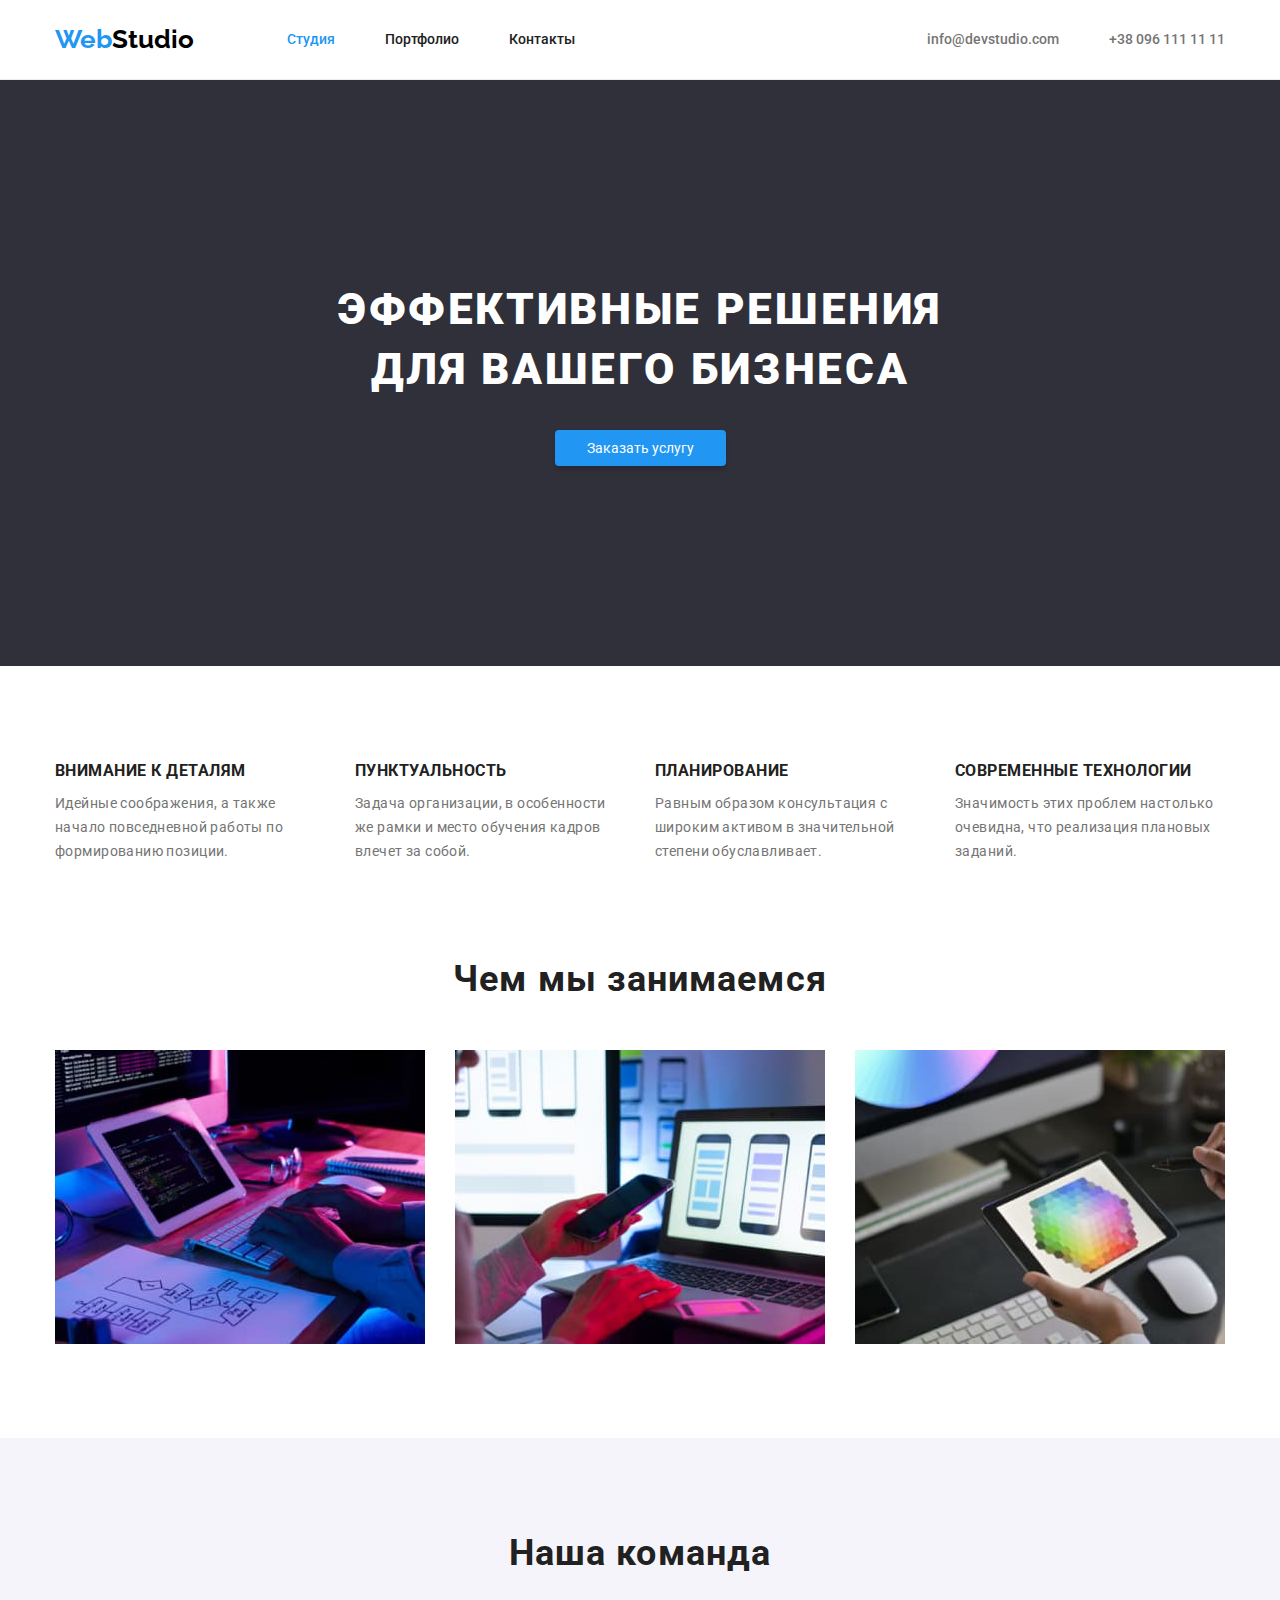
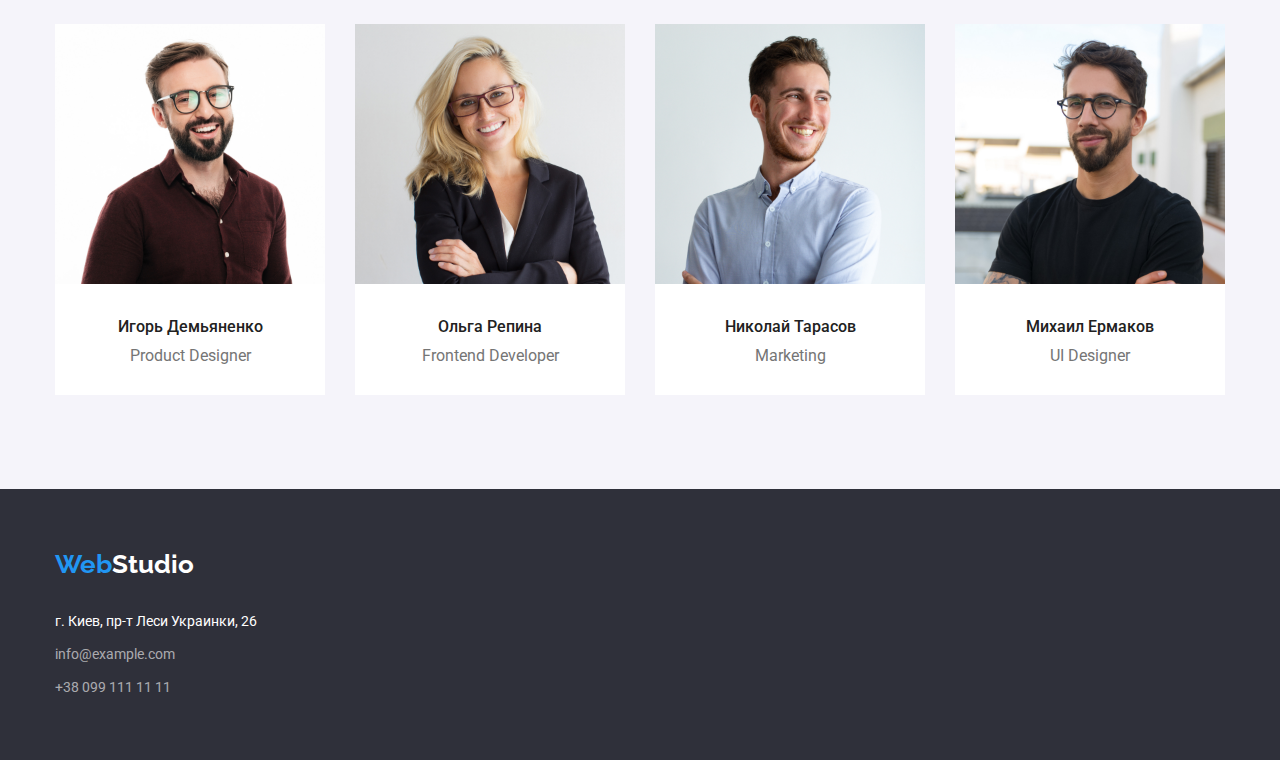
<file: index.html>
<!DOCTYPE html>
<html lang="en">
  <head>
    <meta charset="UTF-8" />
    <meta http-equiv="X-UA-Compatible" content="IE=edge" />
    <meta name="viewport" content="width, initial-scale=1.0" />
    <title>Document</title>
    <link rel="preconnect" href="https://fonts.googleapis.com">
    <link rel="preconnect" href="https://fonts.gstatic.com" crossorigin>
    <link href="https://fonts.googleapis.com/css2?family=Raleway:wght@700&family=Roboto:wght@400;500;700;900&display=swap" rel="stylesheet">
    <link rel="stylesheet" href="https://cdn.jsdelivr.net/npm/modern-normalize@1.1.0/modern-normalize.css">
    <link rel="stylesheet" href="./css/styles.css" />
  </head>
  <body>
    <!-- шапка сайта  -->
    <header class="header">
      <div class="container header-container">
        <nav class="header-navigation">
          <a href="./index.html" class="header-navigation-logo">
            Web<span class="header-navigation-logo-end">Studio</span>
          </a>

          <ul class="site-nav">
            <li class="site-nav-item"><a href="index.html" class="site-nav-link active">Студия</a></li>
            <li class="site-nav-item"><a href="portfolio.html" class="site-nav-link">Портфолио</a></li>
            <li class="site-nav-item"><a href="" class="site-nav-link">Контакты</a></li>
          </ul>
        </nav>
        <ul class="site-contacts">
          <li class="site-contacts-item">
            <a class="site-contacts-link" href="mailto:info@devstudio.com"
              >info@devstudio.com</a
            >
          </li>
          <li class="site-contacts-item">
            <a class="site-contacts-link" href="tel:+380961111111"
              >+38 096 111 11 11
            </a>
          </li>
        </ul>
      </div>
    </header>
    <main>
      <!-- Герой -->
      <section class="hero">
        <div class="container">
          <h1 class="hero-title">Эффективные решения<br/> для вашего бизнеса</h1>
          <button type="button" class="hero-button">Заказать услугу</button>
        </div>
        <!-- Преимущества -->
      </section>
      <section class="section">
        <div class="container">
          <h2 class="visually-hidden">Преимущества</h2>
          <ul class="properties">
            <li class="properties-item">
              <h3 class="properties-title">ВНИМАНИЕ К ДЕТАЛЯМ</h3>
              <p class="properties-text">
                Идейные соображения, а также начало повседневной работы по
                формированию позиции.
              </p>
            </li>
            <li class="properties-item">
              <h3 class="properties-title">ПУНКТУАЛЬНОСТЬ</h3>
              <p class="properties-text">
                Задача организации, в особенности же рамки и место обучения кадров
                влечет за собой.
              </p>
            </li>
            <li class="properties-item">
              <h3 class="properties-title">ПЛАНИРОВАНИЕ</h3>
              <p class="properties-text">
                Равным образом консультация с широким активом в значительной
                степени обуславливает.
              </p>
            </li>
            <li class="properties-item">
              <h3 class="properties-title">СОВРЕМЕННЫЕ ТЕХНОЛОГИИ</h3>
              <p class="properties-text">
                Значимость этих проблем настолько очевидна, что реализация
                плановых заданий.
              </p>
            </li>
          </ul>
        </div>
      </section>
      <section class="about-us section">
        <div class="container">
          <h2 class="about-us-title">Чем мы занимаемся</h2>
          <ul class="works">
            <li class="works-item"><img class="works-image" src="./images/img1.jpg" alt="розробка" width="370" /></li>
            <li class="works-item"><img class="works-image" src="./images/img2.jpg" alt="проектування" width="370" /></li>
            <li class="works-item"><img class="works-image" src="./images/img3.jpg" alt="дизайн" width="370" /></li>
          </ul>
        </div>
      </section>
      <!-- наша команда -->
      <section class="team section">
        <div class="container">
          <h2 class="team-title">Наша команда</h2>
          <ul class="our-team">
            <li class="our-team-item">
              <img src="./images/img4.jpg" alt="Игорь" width="270" />
              <div class="our-team-description">
                <h3 class="our-team-title">Игорь Демьяненко</h3>
                <p lang="en" class="our-team-text">Product Designer</p>
              </div>
            </li>
            <li class="our-team-item">
              <img src="./images/img5.jpg" alt="Ольга" width="270" />
              <div class="our-team-description">
                <h3 class="our-team-title">Ольга Репина</h3>
                <p lang="en" class="our-team-text">Frontend Developer</p>
              </div>
            </li>
            <li class="our-team-item">
              <img src="./images/img6.jpg" alt="Николай" width="270" />
              <div class="our-team-description">
                <h3 class="our-team-title">Николай Тарасов</h3>
                <p lang="en" class="our-team-text">Marketing</p>
              </div>
            </li>
            <li class="our-team-item">
              <img src="./images/img7.jpg" alt="Михаил" width="270" />
              <div class="our-team-description">
                <h3 class="our-team-title">Михаил Ермаков</h3>
                <p lang="en" class="our-team-text">UI Designer</p>
              </div>
            </li>
          </ul>
        </div>
      </section>
    </main>
    <!-- Футер -->
    <footer class="footer">
      <div class="container">
        <a href="./index.html" class="footer-navigation-logo">
          Web<span class="footer-navigation-logo-end">Studio</span>
        </a>
        <address class="footer-address">
          <ul>
            <li class="footer-address-item">
              <a class="footer-address-city" href="">г. Киев, пр-т Леси Украинки, 26</a>
            </li>
            <li class="footer-address-item">
              <a href="mailto:info@example.com" class="footer-address-mail">info@example.com</a>
            </li>
            <li class="footer-address-item">
              <a href="tel:+380991111111" class="footer-address-tel"> +38 099 111 11 11</a>
            </li>
          </ul>
        </address>
      </div>
    </footer>
  </body>
</html>
</file>
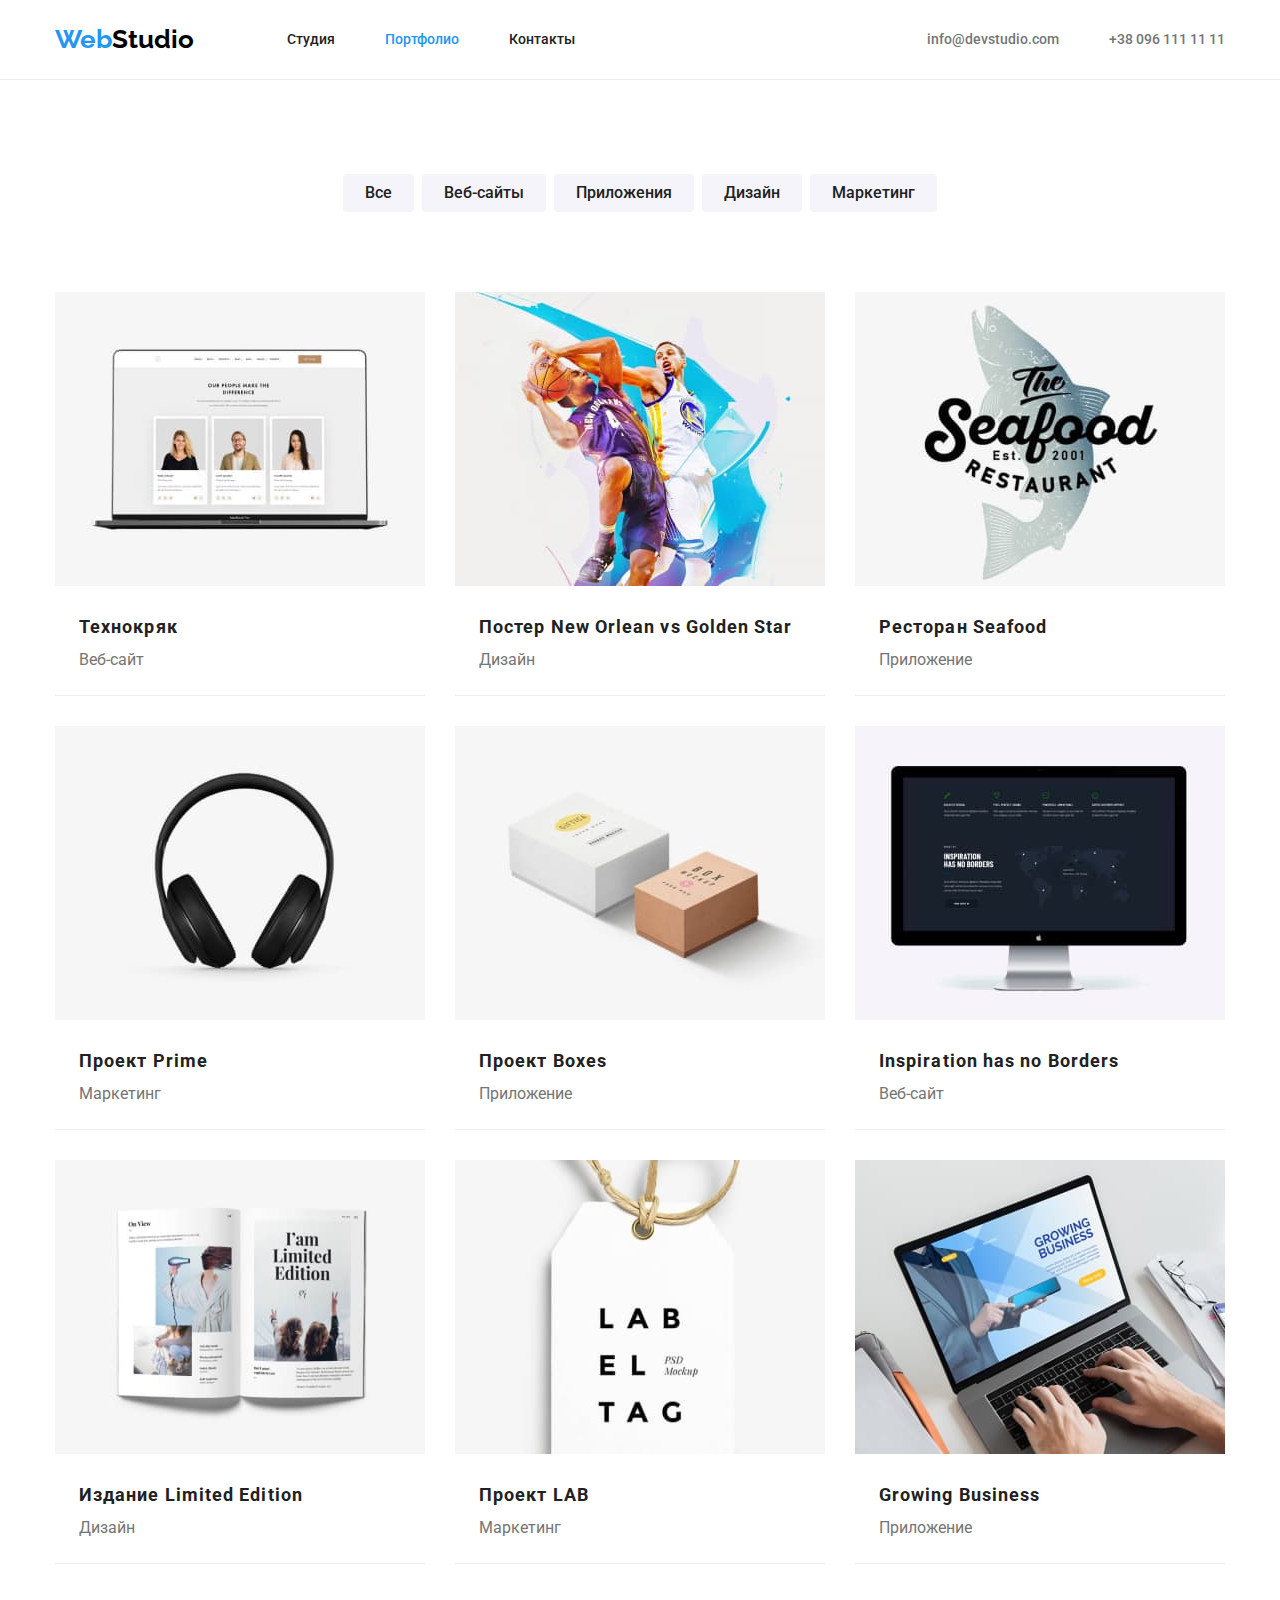
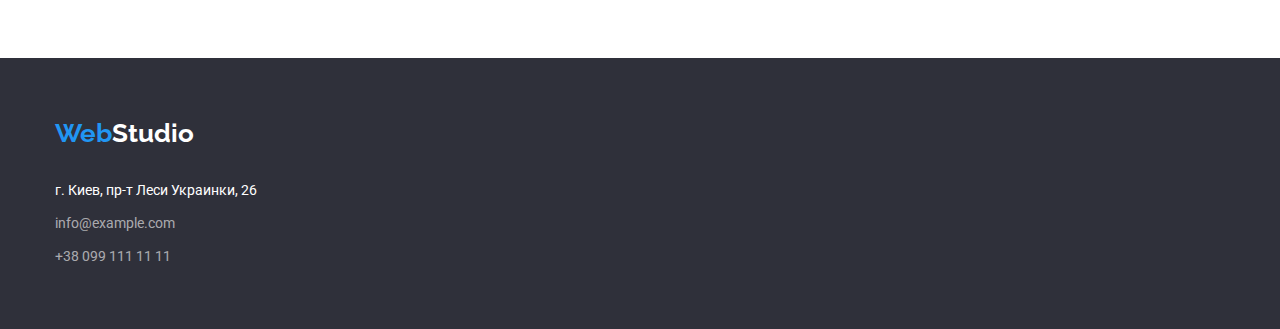
<file: portfolio.html>
<!DOCTYPE html>
<html lang="en">
  <head>
    <meta charset="UTF-8" />
    <meta http-equiv="X-UA-Compatible" content="IE=edge" />
    <meta name="viewport" content="width=device-width, initial-scale=1.0" />
    <title>Document</title>
    <link rel="preconnect" href="https://fonts.googleapis.com">
    <link rel="preconnect" href="https://fonts.gstatic.com" crossorigin>
    <link href="https://fonts.googleapis.com/css2?family=Raleway:wght@700&family=Roboto:wght@400;500;700;900&display=swap" rel="stylesheet">
    <link rel="stylesheet" href="https://cdn.jsdelivr.net/npm/modern-normalize@1.1.0/modern-normalize.css">
    <link rel="stylesheet" href="./css/styles.css" />
  </head>
  <body class="page">
    <!-- шапка сайта  -->
    <header class="header">
      <div class="container header-container">
        <nav class="header-navigation">
          <a href="./index.html" class="header-navigation-logo">
            Web<span class="header-navigation-logo-end">Studio</span>
          </a>

          <ul class="site-nav">
            <li class="site-nav-item"><a href="index.html" class="site-nav-link">Студия</a></li>
            <li class="site-nav-item"><a href="portfolio.html" class="site-nav-link active">Портфолио</a></li>
            <li class="site-nav-item"><a href="" class="site-nav-link">Контакты</a></li>
          </ul>
        </nav>
        <ul class="site-contacts">
          <li class="site-contacts-item">
            <a class="site-contacts-link" href="mailto:info@devstudio.com"
              >info@devstudio.com</a
            >
          </li>
          <li class="site-contacts-item">
            <a class="site-contacts-link" href="tel:+380961111111"
              >+38 096 111 11 11
            </a>
          </li>
        </ul>
      </div>
    </header>

    <main>
      <section class="section">
        <div class="container">
          <h1 class="visually-hidden">Портфолио</h1>
          <ul class="our-works">
            <li class="our-works-item">
              <button type="button" class="our-works-button">
                Все
              </button>
            </li>
            <li class="our-works-item">
              <button type="button" class="our-works-button">
                Веб-сайты
              </button>
            </li>
            <li class="our-works-item">
              <button type="button" class="our-works-button">
                Приложения
              </button>
            </li>
            <li class="our-works-item">
              <button type="button" class="our-works-button">
                Дизайн
              </button>
            </li>
            <li class="our-works-item">
              <button type="button" class="our-works-button">
                Маркетинг
              </button>
            </li>
          </ul>
          <ul class="portfolio">
            <li class="portfolio-item">
              <a class="portfolio-link" href="">
                <img
                  src="./images/images-portfolio/img1.jpg"
                  alt="технокряк"
                  width="370"
                />
                <div class="portfolio-item-description">
                  <h3 class="portfolio-title">Технокряк</h3>
                  <p class="portfolio-description">Веб-сайт</p>
                </div>
              </a>
            </li>
            <li class="portfolio-item">
              <a class="portfolio-link" href="">
                <img
                  src="./images/images-portfolio/img2.jpg"
                  alt="Постер New Orlean vs Golden Star"
                  width="370"
                />
                <div class="portfolio-item-description">
                  <h3 class="portfolio-title">Постер New Orlean vs Golden Star</h3>
                  <p class="portfolio-description">Дизайн</p>
                </div>
              </a>
            </li>
            <li class="portfolio-item">
              <a class="portfolio-link" href="">
                <img
                  src="./images/images-portfolio/img3.jpg"
                  alt="Ресторан Seafood"
                  width="370"
                />
                <div class="portfolio-item-description">
                  <h3 class="portfolio-title">Ресторан Seafood</h3>
                  <p class="portfolio-description">Приложение</p>
                </div>
              </a>
            </li>
            <li class="portfolio-item">
              <a class="portfolio-link" href="">
                <img
                  src="./images/images-portfolio/img4.jpg"
                  alt="наушники"
                  width="370"
                />
                <div class="portfolio-item-description">
                  <h3 class="portfolio-title">Проект Prime</h3>
                  <p class="portfolio-description">Маркетинг</p>
                </div>
              </a>
            </li>
            <li class="portfolio-item">
              <a class="portfolio-link" href="">
                <img
                  src="./images/images-portfolio/img5.jpg"
                  alt="коробочки"
                  width="370"
                />
                <div class="portfolio-item-description">
                  <h3 class="portfolio-title">Проект Boxes</h3>
                  <p class="portfolio-description">Приложение</p>
                </div>
              </a>
            </li>
            <li class="portfolio-item">
              <a class="portfolio-link" href="">
                <img
                  src="./images/images-portfolio/img6.jpg"
                  alt="монитор"
                  width="370"
                />
                <div class="portfolio-item-description">
                  <h3 class="portfolio-title" lang="en">Inspiration has no Borders</h3>
                  <p class="portfolio-description">Веб-сайт</p>
                </div>
              </a>
            </li>
            <li class="portfolio-item">
              <a class="portfolio-link" href="">
                <img
                  src="./images/images-portfolio/img7.jpg"
                  alt="журнал"
                  width="370"
                />
                <div class="portfolio-item-description">
                  <h3 class="portfolio-title">Издание Limited Edition</h3>
                  <p class="portfolio-description">Дизайн</p>
                </div>
              </a>
            </li>
            <li class="portfolio-item">
              <a class="portfolio-link" href="">
                <img
                  src="./images/images-portfolio/img8.jpg"
                  alt="проект LAB"
                  width="370"
                />
                <div class="portfolio-item-description">
                  <h3 class="portfolio-title">Проект LAB</h3>
                  <p class="portfolio-description">Маркетинг</p>
                </div>
              </a>
            </li>
            <li class="portfolio-item">
              <a class="portfolio-link" href="">
                <img
                  src="./images/images-portfolio/img9.jpg"
                  alt="ноутбук"
                  width="370"
                />
                <div class="portfolio-item-description">
                  <h3 class="portfolio-title" lang="en">Growing Business</h3>
                  <p class="portfolio-description">Приложение</p>
                </div>
              </a>
            </li>
          </ul>
        </div>
      </section>
    </main>
    <!-- Футер -->
    <footer class="footer">
      <div class="container">
        <a href="./index.html" class="footer-navigation-logo">
          Web<span class="footer-navigation-logo-end">Studio</span>
        </a>
        <address>
          <ul class="footer-address list">
            <li class="footer-address-item">
              <a class="footer-address-city" href="">г. Киев, пр-т Леси Украинки, 26</a>
            </li>
            <li class="footer-address-item">
              <a href="mailto:info@example.com" class="footer-address-mail">info@example.com</a>
            </li>
            <li class="footer-address-item">
              <a href="tel:+380991111111" class="footer-address-tel"> +38 099 111 11 11</a>
            </li>
          </ul>
        </address>
      </div>
    </footer>
  </body>
</html>
</file>
<file: css/styles.css>
:root {
  --title-text-color: #212121;
  --primary-white-color: #ffffff;
  --accent-color: #2196f3;
  --black: #000000;
  --tuna-color: #2f303a;
  --whisper-color: #f5f4fa;
  --boulder-color: #757575;
  --gallery-color: #eeeeee;
  --white-opacity-color: rgba(255, 255, 255, 0.6);
  --cornflower: #ececec;
  --card-set-gap: 30px;
}
html {
  box-sizing: border-box;
}
*,
*::before,
*::after {
  box-sizing: inherit;
}
body {
  font-family: "Roboto", sans-serif;
  font-size: 14px;
  color: var(--title-text-color);
}

h1, h2, h3, p {
  margin: 0;
}
ul {
  margin: 0;
  padding: 0;
  list-style: none;
}

.section {
  padding-top: 94px;
  padding-bottom: 94px;
}

.container {
  width: 1200px;
  padding: 0 15px;
  margin: 0 auto;
}

.visually-hidden {
  position: absolute;
  opacity: 0;
  pointer-events: none;
}

.header {
  padding: 24px 0;
  border-bottom: 1px solid var(--cornflower);
}
.header-container {
  display: flex;
}
.header-navigation {
  display: flex;
}
.site-nav {
  margin-left: 93px;
}
.site-contacts {
  margin-left: auto;
}
.site-contacts-item:not(:last-child) {
  margin-right: 50px;
}
.site-nav, .site-contacts {
  display: inline-flex;
  align-items: center;
}

.site-nav-item:not(:last-child) {
  margin-right: 50px;
}

.header-navigation-logo, .footer-navigation-logo {
  color: var(--accent-color);
  font-weight: 700;
  font-size: 26px;
  line-height: 1.19;
  text-decoration: none;
  font-family: "Raleway", sans-serif;
}
.header-navigation-logo-end {
  color: var(--black);
}
.footer-navigation-logo-end {
  color: var(--primary-white-color);
}

/* site-nav */
.site-nav-link, .site-contacts-link {
  font-weight: 500;
  line-height: 1.14;
  text-decoration: none;
  color: var(--title-text-color);
}
.site-nav-link.active {
  color: var(--accent-color);
}
.site-nav-link:hover, .site-contacts-link:hover {
  color: var(--accent-color);
}
.site-contacts-link {
  color: var(--boulder-color);
}
/* герой */
.hero {
  background-color: var(--tuna-color);
  padding-top: 200px;
  padding-bottom: 200px;
  text-align: center;
}
.hero-title {
  font-weight: 900;
  font-size: 44px;
  line-height: 1.36;
  letter-spacing: 0.06em;
  text-transform: uppercase;
  color: var(--primary-white-color);
}
.hero-button {
  color: var(--primary-white-color);
  background-color: var(--accent-color);
  box-shadow: 0px 4px 4px rgba(0, 0, 0, 0.15);
  border-radius: 4px;
  padding: 10px 32px;
  border: none;
  cursor: pointer;
  margin-top: 30px;
}

/* Преимущества */
.properties {
  display: inline-flex;
  justify-content: space-between;
  width: 100%;
}
.properties-item {
  width: 270px;
}
.properties-title {
  line-height: 1.36;
  text-transform: uppercase;
  letter-spacing: 0.03em;
}

.properties-text {
  line-height: 1.71;
  letter-spacing: 0.03em;
  color: var(--boulder-color);
  margin-top: 10px;
}

/* Чем мы занимаемся */
.works {
  display: flex;
  margin-top: 50px;
  justify-content: space-between;
}
.works-image {
  display: block;
  max-width: 100%;
  height: auto;
}
.about-us {
  padding-top: 0;
}
.about-us-title, .team-title {
  text-align: center;
  font-weight: 700;
  font-size: 36px;
  line-height: 1.17;
  letter-spacing: 0.03em;
}

/* наша команда */
.team {
  background-color: var(--whisper-color);
}
.our-team {
  display: flex;
  margin-top: 50px;
  justify-content: space-between;
}
.our-team-item {
  background-color: var(--primary-white-color);
}
.our-team-title {
  font-weight: 500;
  font-size: 16px;
  line-height: 1.19;
}

.our-team-text {
  font-size: 16px;
  line-height: 1.19;
  color: var(--boulder-color);
  margin-top: 10px;
}

.our-team-description {
  padding: 30px 15px;
  text-align: center;
}

/* футер */
.footer {
  background-color: var(--tuna-color);
  padding-top: 60px;
  padding-bottom: 60px;
}

.footer-address-mail, .footer-address-tel, .footer-address-city {
  line-height: 1.71;
  color: var(--white-opacity-color);
  font-style: normal;
  text-decoration: none;
}
.footer-address {
  margin-top: 30px;
}
.footer-address-item:not(:last-child) {
  margin-bottom: 9px;
}
.footer-address-city {
  color: var(--primary-white-color);
}

/* Стили портфолио  */
.our-works {
  display: flex;
  justify-content: center;
}
.our-works-item:not(:last-child) {
  margin-right: 8px;
}
.our-works-button {
  background: var(--whisper-color);
  border-radius: 4px;
  color: var(--title-text-color);
  font-weight: 500;
  font-size: 16px;
  line-height: 1.625;
  padding: 6px 22px;
  border: none;
  cursor: pointer;
}

.our-works-button:hover {
  color: var(--primary-white-color);
  background: var(--accent-color);
  box-shadow: 0px 3px 1px rgba(0, 0, 0, 0.1), 0px 1px 2px rgba(0, 0, 0, 0.08), 0px 2px 2px rgba(0, 0, 0, 0.12);
}

.portfolio {
  display: flex;
  flex-wrap: wrap;
  margin-left: calc(-1 * var(--card-set-gap));
  margin-top: calc(-1 * var(--card-set-gap));
  margin-top: 50px;
  background-color: var(--primary-white-color);
}

.portfolio-item {
  flex-basis: calc(100% / 3 - var(--card-set-gap));
  margin-left: var(--card-set-gap);
  margin-top: var(--card-set-gap);
  border-bottom: 1px solid #EEEEEE;
}

.portfolio-link {
  text-decoration: none;
}

.portfolio-title {
  font-weight: 700;
  font-size: 18px;
  line-height: 2;
  letter-spacing: 0.06em;
  color: var(--title-text-color);
}

.portfolio-item-description {
  padding: 20px 24px;
}

.portfolio-description {
  font-size: 16px;
  line-height: 1.875;
  color: var(--boulder-color);
}
</file>
